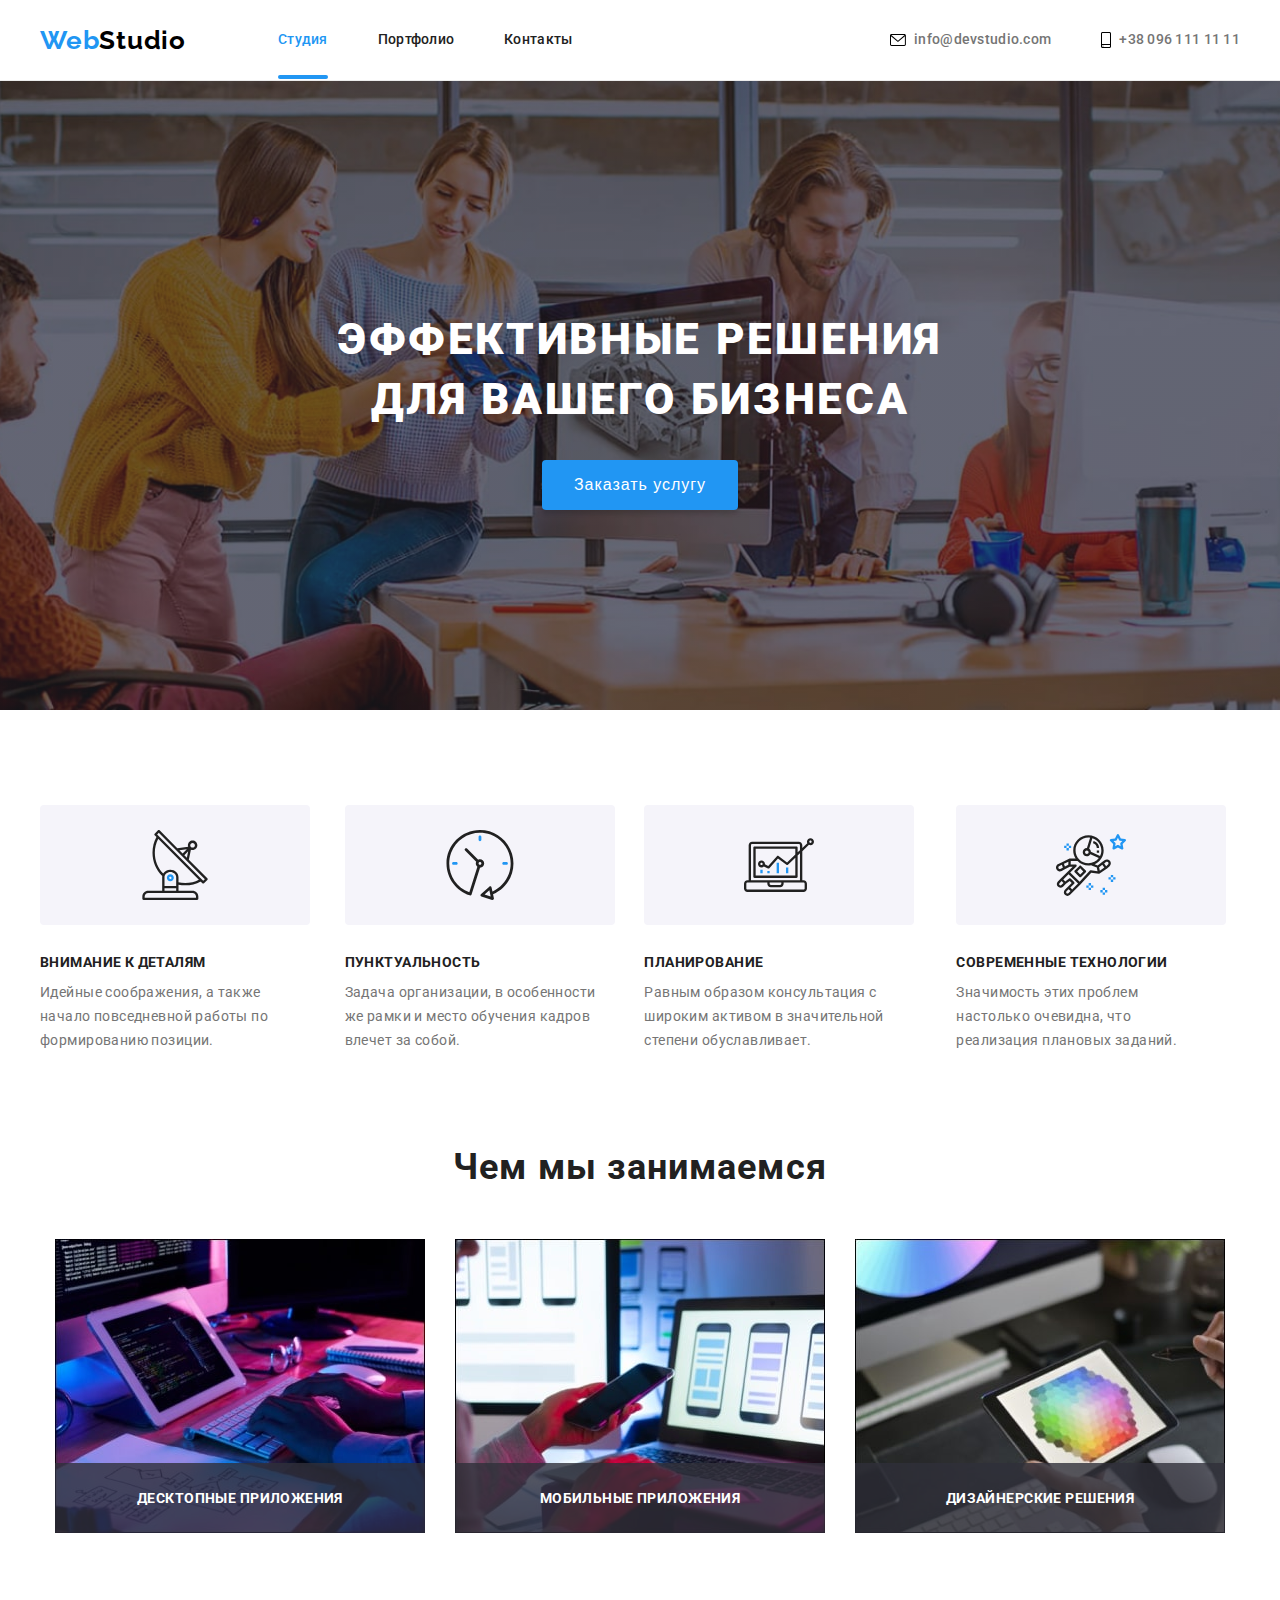
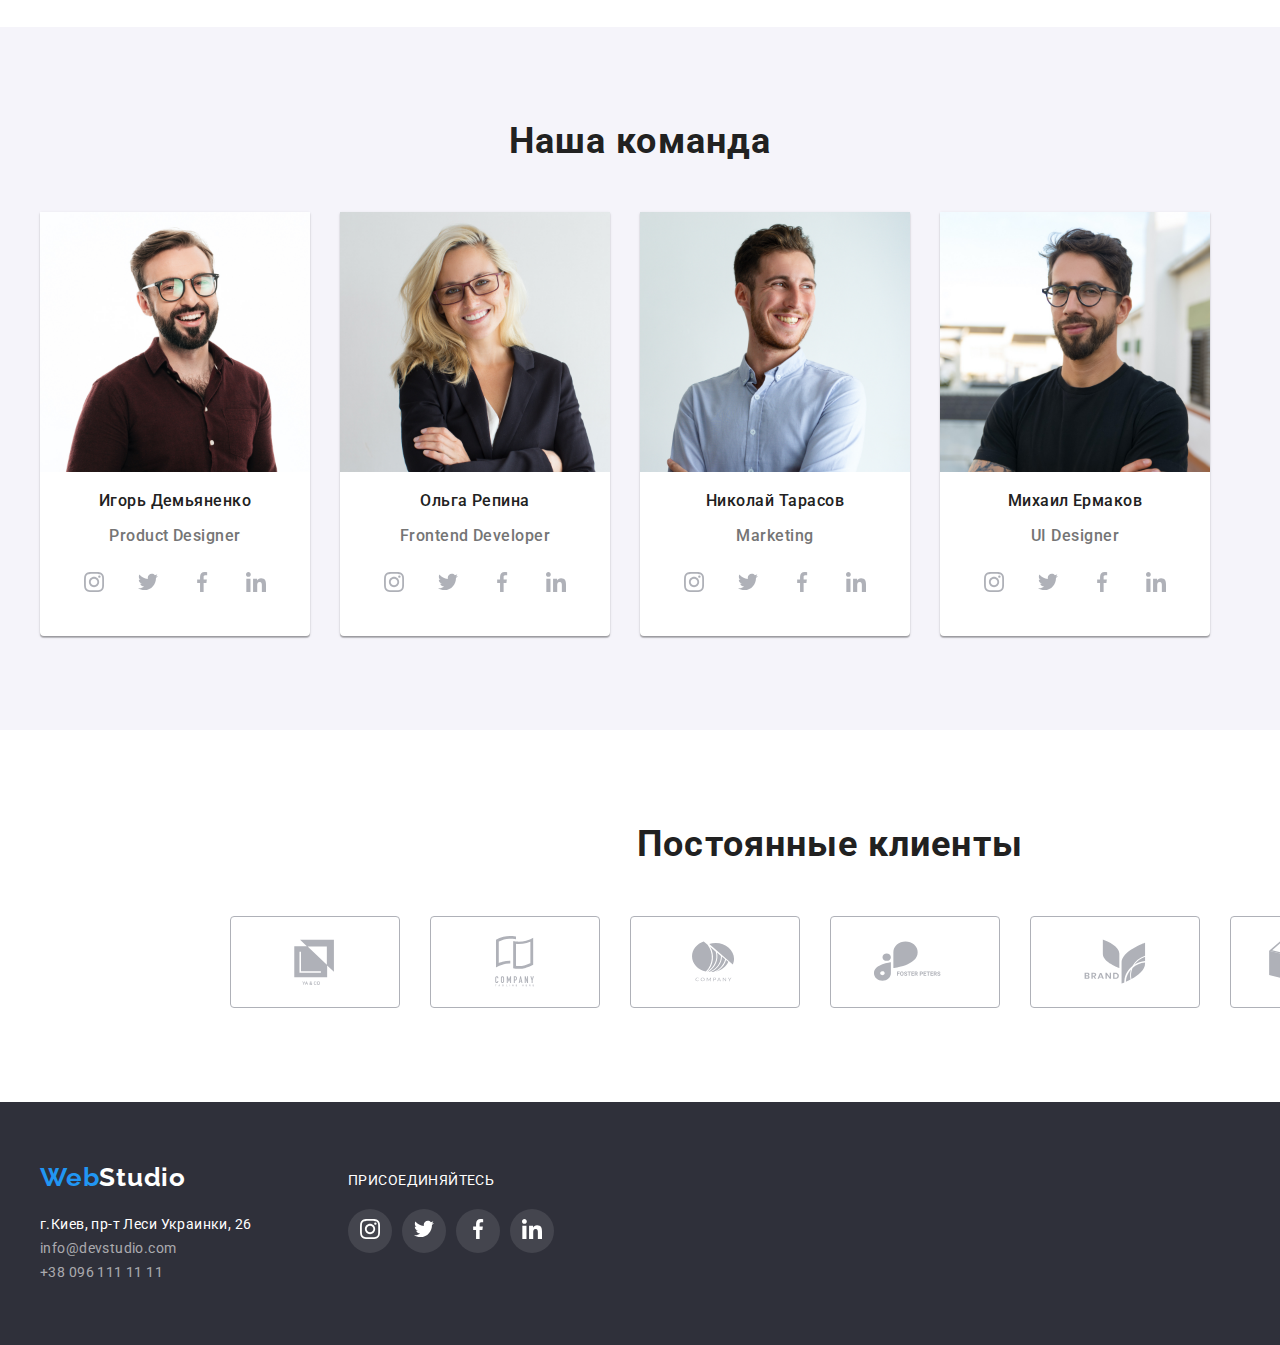
<file: index.html>
<!DOCTYPE html>
<html lang="ru">

<head>
    <meta charset="UTF-8">
    <meta http-equiv="X-UA-Compatible" content="IE=edge">
    <meta name="viewport" content="width=device-width, initial-scale=1.0">
    <title>Document</title>
    <link rel="preconnect" href="https://fonts.googleapis.com" />
    <link rel="preconnect" href="https://fonts.gstatic.com" crossorigin />
    <link href="https://fonts.googleapis.com/css2?family=Roboto:wght@400;500;900&display=swap" rel="stylesheet" />
    <link rel="preconnect" href="https://fonts.gstatic.com" />
    <link
        href="https://fonts.googleapis.com/css2?family=Raleway:wght@700&family=Roboto:wght@400;500;700;900&display=swap"
        rel="stylesheet" />
    <link href="https://cdnjs.cloudflare.com/ajax/libs/modern-normalize/1.1.0/modern-normalize.min.css" />
    <link rel="stylesheet" href="./css/styles.css" />
</head>

<body>
    <header class="page-header">
        <div class="container">
            <nav class="nav-section">
                <a lang="en" href="./index.html" class="logo">Web<span class="logo-color-black">Studio</span></a>
                <ul class="nav-list">
                    <li class="studio">
                        <a class="nav-link link active" href="./index.html">Студия</a>
                    </li>
                    <li class="portfolio">
                        <a class="nav-link link " href="./portfolio.html">Портфолио</a>
                    </li>
                    <li>
                        <a class="nav-link link " href="#">Контакты</a>
                    </li>
                </ul>
            </nav>
            <ul class="contacts">
                <li class="mailto">
                    <a class="contact-link link" href="mailto:info@devstudio.com"><svg class="contact-icon" width="16"
                            height="12">
                            <use href="./img/sprite.svg#icon-envelope">
                            </use>
                        </svg>info@devstudio.com</a>
                </li>
                <li class="tel">
                    <a class="contact-link link" href="tel:+380961111111"><svg class="contact-icon" width="10"
                            height="16">
                            <use href="./img/sprite.svg#icon-smartphone">
                            </use>
                        </svg>+38 096 111 11 11</a>
                </li>
            </ul>

        </div>
    </header>
    <main>
        <section class="hero">
            <h1 class="hero-title">Эффективные решения для вашего бизнеса</h1>
            <button type="button" class="hero-btn" data-modal-open>Заказать услугу</button>

        </section>
        <section class="section element-padding-bottom-0">
            <div class="container">
                <h2 class="hidden-title">Преимущества</h2>
                </ul>
                <ul class="advantages-list">
                    <div>
                        <li class="adv-logo-item">
                            <svg class="adv-logo" width="70" height="70">
                                <use href="./img/sprite.svg#icon-antenna-1">
                                </use>
                            </svg>
                        </li>
                        <Li class="advantages-item">
                            <h3 class="advantages-list-title">Внимание к деталям</h3>
                            <p class="advantages-list-text">Идейные соображения, а также начало повседневной работы по
                                формированию позиции.</p>
                        </li>
                    </div>
                    <div>
                        <li class="adv-logo-item">
                            <svg class="adv-logo" width="70" height="70">
                                <use href="./img/sprite.svg#icon-clock-1">
                                </use>
                            </svg>
                        </li>
                        <li class="advantages-item">
                            <h3 class="advantages-list-title">Пунктуальность</h3>
                            <p class="advantages-list-text">Задача организации, в особенности же рамки и место обучения
                                кадров влечет за собой.</p>
                        </li>
                    </div>
                    <div>
                        <li class="adv-logo-item">
                            <svg class="adv-logo" width="70" height="70">
                                <use href="./img/sprite.svg#icon-diagram-1">
                                </use>
                            </svg>
                        </li>
                        <li class="advantages-item">
                            <h3 class="advantages-list-title">Планирование</h3>
                            <p class="advantages-list-text">Равным образом консультация с широким активом в
                                значительной степени обуславливает.</p>
                        </li>

                    </div>
                    <div>
                        <div>
                            <li class="adv-logo-item">
                                <svg class="adv-logo" width="70" height="70">
                                    <use href="./img/sprite.svg#icon-astronaut-1">
                                    </use>
                                </svg>
                            </li>

                            <li class="advantages-item">
                                <h3 class="advantages-list-title">Современные технологии</h3>
                                <p class="advantages-list-text">Значимость этих проблем настолько очевидна, что
                                    реализация плановых заданий.</p>
                            </li>
                        </div>
                </ul>
            </div>
        </section>


        <section class="section whatwedo-image">
            <h2 class="whatwedo-title title-section">Чем мы занимаемся</h2>
            <div class="container">
                <div class="image-list">
                    <div class="image-list-item"><img src="./img/box/img.jpg" alt="руки печатают на клавиатуре"
                            width="370">
                        <div class="underline-box">
                            <p class="underline-text">десктопные приложения</p>
                        </div>
                    </div>
                    <div class="image-list-item"><img src="./img/box/img-2.jpg" alt="телефон и ноутбук" width="370">
                        <div class="underline-box">
                            <p class="underline-text">мобильные приложения</p>
                        </div>
                    </div>
                    <div class="image-list-item"><img src="./img/box/img-3.jpg" alt="планшет в руках" width="370">
                        <div class="underline-box">
                            <p class="underline-text">дизайнерские решения</p>
                        </div>
                    </div>
                </div>
            </div>
        </section>

        <section class="section team">
            <div class="container">
                <h2 class="team-title title-section">Наша команда</h2>
                <ul class="team-list">
                    <li class="team-item">
                        <img src="./img/team_cards/img.jpg" alt="Фото Игоря Демьяненко" width="270">
                        <div class="title-text">
                            <h3 class="team-item-title">Игорь Демьяненко</h3>
                            <p class="team-item-text" lang="en">Product Designer</p>
                            <ul class="team-social-list">
                                <li class="social-item">
                                    <a href="social-link">
                                        <svg class="logo-icon" width="20" height="20">
                                            <use href="./img/sprite.svg#icon-instagram-2">
                                            </use>
                                        </svg>
                                    </a>
                                </li>
                                <li class="social-item">
                                    <a href="social-link">
                                        <svg class="logo-icon" width="20" height="20">
                                            <use href="./img/sprite.svg#icon-twitter-1">
                                            </use>
                                        </svg>
                                    </a>
                                </li>
                                <li class="social-item">
                                    <a href="social-link">
                                        <svg class="logo-icon" width="20" height="20">
                                            <use href="./img/sprite.svg#icon-facebook-1">
                                            </use>
                                        </svg>
                                    </a>
                                </li>
                                <li class="social-item">
                                    <a href="social-link">
                                        <svg class="logo-icon" width="20" height="20">
                                            <use href="./img/sprite.svg#icon-linkedin-1">
                                            </use>
                                        </svg>
                                    </a>
                                </li>
                            </ul>
                        </div>
                    </li>
                    <li class="team-item">
                        <img src="./img/team_cards/img-2.jpg" alt="Фото Ольги Репиной" width="270">
                        <div class="title-text">
                            <h3 class="team-item-title">Ольга Репина</h3>
                            <p class="team-item-text" lang="en">Frontend Developer</p>
                            <ul class="team-social-list">
                                <li class="social-item">
                                    <a href="social-link">
                                        <svg class="logo-icon" width="20" height="20">
                                            <use href="./img/sprite.svg#icon-instagram-2">
                                            </use>
                                        </svg>
                                    </a>
                                </li>
                                <li class="social-item">
                                    <a href="social-link">
                                        <svg class="logo-icon" width="20" height="20">
                                            <use href="./img/sprite.svg#icon-twitter-1">
                                            </use>
                                        </svg>
                                    </a>
                                </li>
                                <li class="social-item">
                                    <a href="social-link">
                                        <svg class="logo-icon" width="20" height="20">
                                            <use href="./img/sprite.svg#icon-facebook-1">
                                            </use>
                                        </svg>
                                    </a>
                                </li>
                                <li class="social-item">
                                    <a href="social-link">
                                        <svg class="logo-icon" width="20" height="20">
                                            <use href="./img/sprite.svg#icon-linkedin-1">
                                            </use>
                                        </svg>
                                    </a>
                                </li>
                            </ul>
                        </div>
                    </li>
                    <li class="team-item">
                        <img src="./img/team_cards/img-3.jpg" alt="Фото Николая Тарасова" width="270">
                        <div class="title-text">
                            <h3 class="team-item-title">Николай Тарасов</h3>
                            <p class="team-item-text" lang="en">Marketing</p>
                            <ul class="team-social-list">
                                <li class="social-item">
                                    <a href="social-link">
                                        <svg class="logo-icon" width="20" height="20">
                                            <use href="./img/sprite.svg#icon-instagram-2">
                                            </use>
                                        </svg>
                                    </a>
                                </li>
                                <li class="social-item">
                                    <a href="social-link">
                                        <svg class="logo-icon" width="20" height="20">
                                            <use href="./img/sprite.svg#icon-twitter-1">
                                            </use>
                                        </svg>
                                    </a>
                                </li>
                                <li class="social-item">
                                    <a href="social-link">
                                        <svg class="logo-icon" width="20" height="20">
                                            <use href="./img/sprite.svg#icon-facebook-1">
                                            </use>
                                        </svg>
                                    </a>
                                </li>
                                <li class="social-item">
                                    <a href="social-link">
                                        <svg class="logo-icon" width="20" height="20">
                                            <use href="./img/sprite.svg#icon-linkedin-1">
                                            </use>
                                        </svg>
                                    </a>
                                </li>
                            </ul>
                        </div>
                    </li>
                    <li class="team-item">
                        <img src="./img/team_cards/img-4.jpg" alt="Фото Михаила Ермакова" width="270">
                        <div class="title-text">
                            <h3 class="team-item-title">Михаил Ермаков</h3>
                            <p class="team-item-text" lang="en">UI Designer</p>
                            <ul class="team-social-list">
                                <li class="social-item">
                                    <a href="social-link">
                                        <svg class="logo-icon" width="20" height="20">
                                            <use href="./img/sprite.svg#icon-instagram-2">
                                            </use>
                                        </svg>
                                    </a>
                                </li>
                                <li class="social-item">
                                    <a href="social-link">
                                        <svg class="logo-icon" width="20" height="20">
                                            <use href="./img/sprite.svg#icon-twitter-1">
                                            </use>
                                        </svg>
                                    </a>
                                </li>
                                <li class="social-item">
                                    <a href="social-link">
                                        <svg class="logo-icon" width="20" height="20">
                                            <use href="./img/sprite.svg#icon-facebook-1">
                                            </use>
                                        </svg>
                                    </a>
                                </li>
                                <li class="social-item">
                                    <a href="social-link">
                                        <svg class="logo-icon" width="20" height="20">
                                            <use href="./img/sprite.svg#icon-linkedin-1">
                                            </use>
                                        </svg>
                                    </a>
                                </li>
                            </ul>
                        </div>
                    </li>
                </ul>
            </div>
        </section>
        <section class="container clients">
            <h2 class="margin-title-clients title-section">Постоянные клиенты</h2>
            <ul class="client-list">
                <li class="clients-list-item">
                    <a href="clients-item-logo">
                        <svg class="clients-logo" width="106" height="60">
                            <use href="./img/sprite.svg#icon-Logo">
                            </use>
                        </svg>
                    </a>
                </li>
                <li class="clients-list-item">
                    <a href="clients-item-logo">
                        <svg class="clients-logo" width="106" height="60">
                            <use href="./img/sprite.svg#icon-Logo-2">
                            </use>
                        </svg>
                    </a>
                </li>
                <li class="clients-list-item">
                    <a href="clients-item-logo">
                        <svg class="clients-logo" width="106" height="60">
                            <use href="./img/sprite.svg#icon-Logo-3">
                            </use>
                        </svg>
                    </a>
                </li>
                <li class="clients-list-item">
                    <a href="clients-item-logo">
                        <svg class="clients-logo" width="106" height="60">
                            <use href="./img/sprite.svg#icon-Logo-4">
                            </use>
                        </svg>
                    </a>
                </li>
                <li class="clients-list-item">
                    <a href="clients-item-logo">
                        <svg class="clients-logo" width="106" height="60">
                            <use href="./img/sprite.svg#icon-Logo-5">
                            </use>
                        </svg>
                    </a>
                </li>
                <li class="clients-list-item">
                    <a href="clients-item-logo">
                        <svg class="clients-logo" width="93" height="43">
                            <use href="./img/sprite.svg#icon-Logo-6">
                            </use>
                        </svg>
                    </a>
                </li>
            </ul>
        </section>
    </main>
    <footer class="footer">
        <div class="container">
            <ul class="footer-nav-list">
                <li lang="en"><a href="./index.html" class="logo">Web<span class="logo-color-white">Studio</span></a>
                </li>
                <li class="footer-list-item">
                    <address class="adress">г.Киев, пр-т Леси Украинки, 26</address>
                </li>
                <li class=""><a href="mailto:info@devstudio.com" class="footer-nav">info@devstudio.com</a></li>
                <li class=""><a href="tel:+380961111111" class="footer-nav">+38 096 111 11 11</a></li>
            </ul>
            <div class="join-us">
                <p class="join-us-text">присоединяйтесь</p>
                <ul class="join-us-social-list">
                    <li class="footer-social-item social-item">
                        <a href="social-link">
                            <svg class="footer-logo-icon logo-icon" width="20" height="20">
                                <use href="./img/sprite.svg#icon-instagram-2">
                                </use>
                            </svg>
                        </a>
                    </li>
                    <li class="footer-social-item social-item">
                        <a href="social-link">
                            <svg class="footer-logo-icon logo-icon" width="20" height="20">
                                <use href="./img/sprite.svg#icon-twitter-1">
                                </use>
                            </svg>
                        </a>
                    </li>
                    <li class="footer-social-item social-item">
                        <a href="social-link">
                            <svg class="footer-logo-icon logo-icon" width="20" height="20">
                                <use href="./img/sprite.svg#icon-facebook-1">
                                </use>
                            </svg>
                        </a>
                    </li>
                    <li class="footer-social-item social-item">
                        <a href="social-link">
                            <svg class="footer-logo-icon logo-icon" width="20" height="20">
                                <use href="./img/sprite.svg#icon-linkedin-1">
                                </use>
                            </svg>
                        </a>
                    </li>
                </ul>
            </div>
        </div>
    </footer>
    <div class="backdrop is-hidden" data-modal>
        <div class="modal">
            <button class="close-button" type="button" data-modal-close>X</button>
        </div>

    </div>
    <script src="./js/modal.js">

    </script>
</body>

</html>
</file>
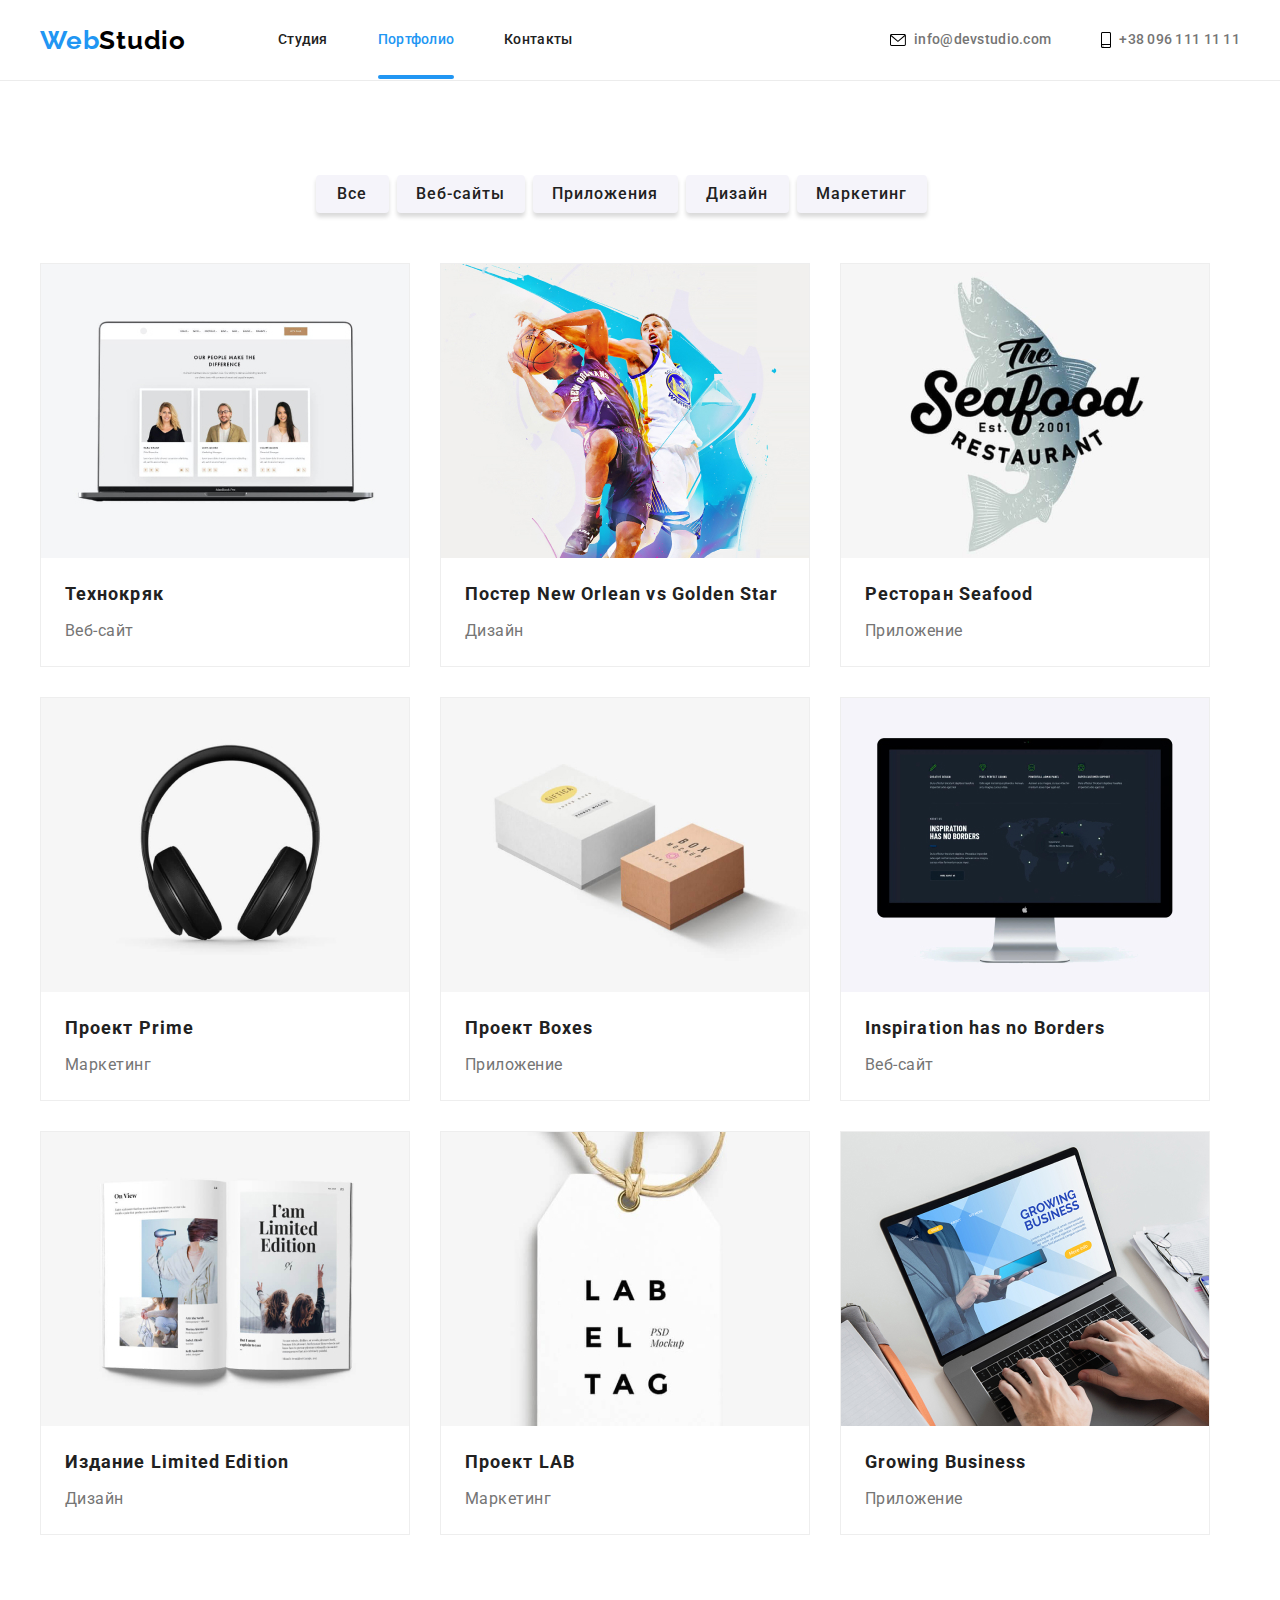
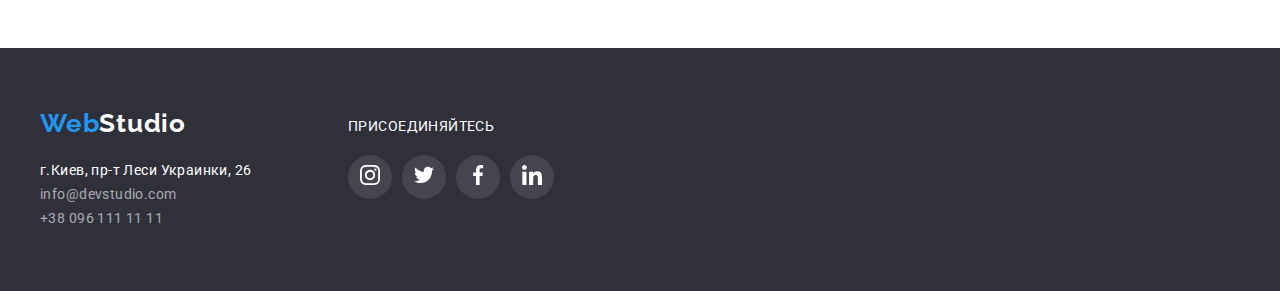
<file: portfolio.html>
<!DOCTYPE html>
<html lang="en">

<head>
    <meta charset="UTF-8">
    <meta http-equiv="X-UA-Compatible" content="IE=edge">
    <meta name="viewport" content="width=device-width, initial-scale=1.0">
    <title>Document</title>
    <link rel="preconnect" href="https://fonts.googleapis.com" />
    <link rel="preconnect" href="https://fonts.gstatic.com" crossorigin />
    <link href="https://fonts.googleapis.com/css2?family=Roboto:wght@400;500;900&display=swap" rel="stylesheet" />
    <link rel="preconnect" href="https://fonts.gstatic.com" />
    <link
        href="https://fonts.googleapis.com/css2?family=Raleway:wght@700&family=Roboto:wght@400;500;700;900&display=swap"
        rel="stylesheet" />
    <link href="https://cdnjs.cloudflare.com/ajax/libs/modern-normalize/1.1.0/modern-normalize.min.css" />
    <link rel="stylesheet" href="./css/styles.css" />
</head>

<body>
    <header class="page-header">
        <div class="container">
            <nav class="nav-section">
                <a lang="en" href="./index.html" class="logo">Web<span class="logo-color-black">Studio</span></a>
                <ul class="nav-list">
                    <li class="studio">
                        <a class="nav-link link" href="./index.html">Студия</a>
                    </li>
                    <li class="portfolio">
                        <a class="nav-link link active" href="./portfolio.html">Портфолио</a>
                    </li>
                    <li>
                        <a class="nav-link link" href="#">Контакты</a>
                    </li>
                </ul>
            </nav>
            <ul class="contacts">
                <li class="mailto">
                    <a class="contact-link link" href="mailto:info@devstudio.com"><svg class="contact-icon" width="16"
                            height="12">
                            <use href="./img/sprite.svg#icon-envelope">
                            </use>
                        </svg>info@devstudio.com</a>
                </li>
                <li class="tel">
                    <a class="contact-link link" href="tel:+380961111111"><svg class="contact-icon" width="10"
                            height="16">
                            <use href="./img/sprite.svg#icon-smartphone">
                            </use>
                        </svg>+38 096 111 11 11</a>
                </li>
            </ul>

        </div>
    </header>

    <main class="main-box">
        <section class="section catalogue">

            <ul class="filters">
                <li><button class="filters-btn filter-vse">Все</button></li>
                <li><button class="filters-btn filter-vebsites">Веб-сайты</button></li>
                <li><button class="filters-btn filter-prilojeniya">Приложения</button></li>
                <li><button class="filters-btn filter-design">Дизайн</button></li>
                <li><button class="filters-btn filter-marketing">Маркетинг</button></li>
            </ul>

            <div class="projects-list">
                <div class="projects-item">
                    <div class="projects-animation">
                        <img src="./img/Projects-items/img.jpg" alt="открыт вебсайт на ноутбуке" width="370">
                        <p class="card-active-text">Технокряк это современная площадка распространения коронавируса.
                            Компании используют эту платформу для цифрового
                            шпионажа и атак на защищённые сервера конкурентов.</p>
                    </div>
                    <h1 class="projects-item-title">Технокряк</h1>
                    <p class="projects-item-text">Веб-сайт</p>
                </div>
                <div class="projects-item">
                    <div class="projects-animation">
                        <img src="./img/Projects-items/img-2.jpg" alt="постер с баскетболистами" width="370">
                        <p class="card-active-text">Технокряк это современная площадка распространения коронавируса.
                            Компании используют эту платформу для цифрового
                            шпионажа и атак на защищённые сервера конкурентов.</p>
                    </div>
                    <h1 class="projects-item-title">Постер New Orlean vs Golden Star</h1>
                    <p class="projects-item-text">Дизайн</p>
                </div>
                <div class="projects-item">
                    <div class="projects-animation">
                        <img src="./img/Projects-items/img-3.jpg" alt="логотип ресторана морепродуктов" width="370">
                        <p class="card-active-text">Технокряк это современная площадка распространения коронавируса.
                            Компании используют эту платформу для цифрового
                            шпионажа и атак на защищённые сервера конкурентов.</p>
                    </div>
                    <h1 class="projects-item-title">Ресторан Seafood</h1>
                    <p class="projects-item-text">Приложение</p>
                </div>
                <div class="projects-item">
                    <div class="projects-animation">
                        <img src="./img/Projects-items/img-4.jpg" alt="наушники" width="370">
                        <p class="card-active-text">Технокряк это современная площадка распространения коронавируса.
                            Компании используют эту платформу для цифрового
                            шпионажа и атак на защищённые сервера конкурентов.</p>
                    </div>
                    <h1 class="projects-item-title">Проект Prime</h1>
                    <p class="projects-item-text">Маркетинг</p>
                </div>
                <div class="projects-item">
                    <div class="projects-animation">
                        <img src="./img/Projects-items/img-5.jpg" alt="две коробочки с красивой тенью" width="370">
                        <p class="card-active-text">Технокряк это современная площадка распространения коронавируса.
                            Компании используют эту платформу для цифрового
                            шпионажа и атак на защищённые сервера конкурентов.</p>
                    </div>
                    <h1 class="projects-item-title">Проект Boxes</h1>
                    <p class="projects-item-text">Приложение</p>
                </div>
                <div class="projects-item">
                    <div class="projects-animation">
                        <img src="./img/Projects-items/img-6.jpg" alt="монитор компьютера" width="370">
                        <p class="card-active-text">Технокряк это современная площадка распространения коронавируса.
                            Компании используют эту платформу для цифрового
                            шпионажа и атак на защищённые сервера конкурентов.</p>
                    </div>
                    <h1 class="projects-item-title">Inspiration has no Borders</h1>
                    <p class="projects-item-text">Веб-сайт</p>
                </div>
                <div class="projects-item">
                    <div class="projects-animation">
                        <img src="./img/Projects-items/img-7.jpg" alt="модный журнал с надписью limited edition"
                            width="370">
                        <p class="card-active-text">Технокряк это современная площадка распространения коронавируса.
                            Компании используют эту платформу для цифрового
                            шпионажа и атак на защищённые сервера конкурентов.</p>
                    </div>
                    <h1 class="projects-item-title">Издание Limited Edition</h1>
                    <p class="projects-item-text">Дизайн</p>
                </div>
                <div class="projects-item">
                    <div class="projects-animation">
                        <img src="./img/Projects-items/img-8.jpg" alt="лейба с надписью label tag" width="370">
                        <p class="card-active-text">Технокряк это современная площадка распространения коронавируса.
                            Компании используют эту платформу для цифрового
                            шпионажа и атак на защищённые сервера конкурентов.</p>
                    </div>
                    <h1 class="projects-item-title">Проект LAB</h1>
                    <p class="projects-item-text">Маркетинг</p>
                </div>
                <div class="projects-item">
                    <div class="projects-animation">
                        <img src="./img/Projects-items/img-9.jpg" alt="рабочий процесс за ноутбуком" width="370">
                        <p class="card-active-text">Технокряк это современная площадка распространения коронавируса.
                            Компании используют эту платформу для цифрового
                            шпионажа и атак на защищённые сервера конкурентов.</p>
                    </div>
                    <h1 class="projects-item-title">Growing Business</h1>
                    <p class="projects-item-text">Приложение</p>
                </div>
            </div>

        </section>
    </main>

    <footer class="footer">
        <div class="container">
            <ul class="footer-nav-list">
                <li lang="en"><a href="./index.html" class="logo">Web<span class="logo-color-white">Studio</span></a>
                </li>
                <li class="footer-list-item">
                    <address class="adress">г.Киев, пр-т Леси Украинки, 26</address>
                </li>
                <li class=""><a href="mailto:info@devstudio.com" class="footer-nav">info@devstudio.com</a></li>
                <li class=""><a href="tel:+380961111111" class="footer-nav">+38 096 111 11 11</a></li>
            </ul>
            <div class="join-us">
                <p class="join-us-text">присоединяйтесь</p>
                <ul class="join-us-social-list">
                    <li class="footer-social-item social-item">
                        <a href="social-link">
                            <svg class="footer-logo-icon logo-icon" width="20" height="20">
                                <use href="./img/sprite.svg#icon-instagram-2">
                                </use>
                            </svg>
                        </a>
                    </li>
                    <li class="footer-social-item social-item">
                        <a href="social-link">
                            <svg class="footer-logo-icon logo-icon" width="20" height="20">
                                <use href="./img/sprite.svg#icon-twitter-1">
                                </use>
                            </svg>
                        </a>
                    </li>
                    <li class="footer-social-item social-item">
                        <a href="social-link">
                            <svg class="footer-logo-icon logo-icon" width="20" height="20">
                                <use href="./img/sprite.svg#icon-facebook-1">
                                </use>
                            </svg>
                        </a>
                    </li>
                    <li class="footer-social-item social-item">
                        <a href="social-link">
                            <svg class="footer-logo-icon logo-icon" width="20" height="20">
                                <use href="./img/sprite.svg#icon-linkedin-1">
                                </use>
                            </svg>
                        </a>
                    </li>
                </ul>
            </div>
        </div>
    </footer>

</body>

</html>
</file>
<file: css/styles.css>
body {
  font-family: Roboto, sans-serif;
  margin: 0;
}
ul {
  list-style: none;
  margin: 0;
  padding: 0;
}
a {
  text-decoration: none;
}
.section {
  padding: 94px 0;
}
.container {
  width: 1200px;
  padding: 0px 15px;
  margin: 0 auto;
}
.page-header {
  border-bottom: 1px solid #ececec;
}
.page-header .container {
  display: flex;
  justify-content: space-between;
}
.site-nav :focus {
  color: #2196f3;
}

h1 h2 h3 h4 h5 p {
  margin: 0;
  padding: 0;
}
/*------------------------------------------HEADER----------------------------*/
.header-link {
  font-weight: 500;
  font-size: 14px;
  line-height: 1.14;
  letter-spacing: 0.02em;

  color: #212121;
}

.logo {
  display: inline-block;
  margin-right: 93px;
}
.nav-section {
  display: flex;
  align-items: center;
}
.nav-list {
  display: flex;
}
/*--------------------------------подсветка активной страницы-----------------*/

.nav-list .nav-link.link.active {
  position: relative;
  color: #2196f3;
}
.nav-link.link.active::after {
  content: " ";
  position: absolute;
  left: 0;
  bottom: 1px;
  width: 100%;
  height: 4px;
  border-radius: 2px;
  background-color: #2196f3;
  transition: width 0.3s ease-out;
}
.nav-link {
  display: inline-block;
  padding-top: 32px;
  padding-bottom: 32px;
  margin-right: 50px;
}
.contacts {
  display: flex;
  padding: 32px 0;
}
.mailto-logo {
  fill: #757575;
  display: flex;
  align-items: center;
  justify-content: center;
}
.tel-logo {
  fill: #757575;
  display: flex;
  align-items: center;
  justify-content: center;
}

.mailto {
  margin-left: auto;
  margin-right: 50px;
}

.tel {
  margin-left: auto;
}
.page-header {
  background: #ffffff;
}
.logo {
  font-family: Raleway;
  font-style: normal;
  width: 145px;
  height: 31px;
  font-weight: 700;
  font-size: 26px;
  line-height: 1.19;
  letter-spacing: 0.03em;
  color: #2196f3;
}
.logo-color-black {
  color: black;
}
.link {
  font-family: Roboto, sans-serif;
  font-weight: 500;
  font-size: 14px;
  line-height: 1.14;
  letter-spacing: 0.02em;
  color: #212121;
}
.contact-link {
  color: #757575;
  display: flex;
  align-items: center;
}
.link:hover,
:focus {
  color: #2196f3;
}
.contact-link:hover .contact-icon {
  fill: #2196f3;
  transition-duration: 250ms;
  transition-timing-function: cubic-bezier(0.4, 0, 0.2, 1);
}
.contact-icon {
  margin-right: 8px;
}
/* .mailto.svg use:hover{
  color: #2196f3;
} */
/*-----------------------------------------HERO----------------------------------*/

.hero {
  padding: 200px 0;
  display: flex;
  flex-direction: column;
  align-items: center;
}
.hero-title {
  font-weight: 900;
  font-size: 44px;
  line-height: 1.36;
  text-align: center;
  letter-spacing: 0.06em;
  text-transform: uppercase;
  color: #ffffff;
  max-width: 693px;
  margin-bottom: 30px;
}
.hero-btn {
  font-size: 16px;
  line-height: 1.87;
  letter-spacing: 0.06em;
  background: #2196f3;
  box-shadow: 0px 4px 4px rgba(0, 0, 0, 0.15);
  border-radius: 4px;
  border: none;
  padding: 10px 32px;
  cursor: pointer;
  color: #ffffff;
  text-align: center;
}

.hero-btn:hover,
:focus {
  background: #188ce8;
  transition-duration: 250ms;
  transition-timing-function: cubic-bezier(0.4, 0, 0.2, 1);
}
.hero {
  background-image: linear-gradient(
      rgba(47, 48, 58, 0.4),
      rgba(47, 48, 58, 0.4)
    ),
    url(../img/Background-images/Img-min.jpg);
  background-repeat: no-repeat;
  background-position: center;
  background-size: cover;
}
/*------------------------ADVANTAGES(преимущества(hidden))-------------------------------*/
.hidden-title {
  width: 1px;
  height: 1px;
  overflow: hidden;
  opacity: 0;
  margin: 0;
}

.advantages-list {
  display: flex;
  justify-content: center;
  align-items: center;
}
.advantages-item {
  padding: 0;
  display: block;
}
.element-padding-bottom-0 {
  padding-bottom: 0;
}

.adv-logo-item {
  width: 270px;
  height: 120px;
  left: 815px;
  top: 774px;
  background: #f5f4fa;
  border-radius: 4px;
  display: flex;
  align-items: center;
  justify-content: center;
}
.advantages-list-title {
  font-family: Roboto, sans-serif;
  font-weight: 700px;
  font-size: 14px;
  line-height: 1.14;
  letter-spacing: 0.03em;
  text-transform: uppercase;
  color: #212121;
  margin-top: 30px;
  margin-bottom: 10px;
}
.advantages-list-text {
  display: block;
  display: flex;
  font-family: Roboto, sans-serif;
  font-size: 14px;
  line-height: 1.71;
  text-align: left;
  letter-spacing: 0.03em;
  color: #757575;
  margin: 0 30px 0 0;
}
/*---------------------------------WHATWEDO--------------------------------------*/
.whatwedo-title {
  /* margin-bottom:0; */
  margin-top: 0;
}
.whatwedo-image {
  margin-bottom: 0;
  margin-top: 0;
}
.image-list {
  display: flex;
  justify-content: center;
  align-items: center;
}
.image-list-item {
  position: relative;
  margin-right: 30px;
  width: 370px;
  height: 294px;
}
.image-list-item:last-child {
  margin-right: 0;
}
/*----underline----*/
.underline-box {
  position: absolute;
  width: 100%;
  height: 70px;
  bottom: 0;
  left: 0;
  box-sizing: border-box;
  background-color: rgba(47, 48, 58, 0.8);
}
.underline-text {
  margin: 0;
  padding-top: 27px;
  font-family: Roboto, sans-serif;
  font-weight: 700;
  font-size: 14px;
  line-height: 16px;
  text-align: center;
  letter-spacing: 0.03em;
  text-transform: uppercase;
  color: #ffffff;
}
/*-------------------------------------TEAM------------------------------------*/
.team {
  background: #f5f4fa;
}
.team-title {
  margin-top: 0;
}
.title-section {
  font-family: Roboto, sans-serif;
  font-weight: 700px;
  font-style: normal;
  font-size: 36px;
  line-height: 1.16;
  text-align: center;
  letter-spacing: 0.03em;
  color: #212121;
  margin-bottom: 50px;
}
.team-list {
  display: flex;
}
.team-item-title,
.team-item-text {
  font-family: Roboto, sans-serif;
  font-weight: 500;
  font-size: 16px;
  line-height: 1.18;
  letter-spacing: 0.03em;
  color: #212121;
}
.team-item-text {
  font-weight: 400px;
  color: #757575;
  margin-bottom: 16px;
}
.team-item {
  background: #ffffff;
  margin-right: 30px;
  box-shadow: 0px 1px 3px rgba(0, 0, 0, 0.12), 0px 1px 1px rgba(0, 0, 0, 0.14),
    0px 2px 1px rgba(0, 0, 0, 0.2);
  border-radius: 0px 0px 4px 4px;
}
.title-text {
  text-align: center;
}

.social-item {
  width: 44px;
  height: 44px;
  border-radius: 50%;
  display: flex;
  justify-content: center;
  align-items: center;
}

.social-link {
  margin: 0 auto;
  display: block;
  width: 100%;
  height: 100%;
  border-radius: 50%;
  background-color: #ffffff;
  display: flex;
  align-items: center;
  justify-content: center;
}
.logo-icon use {
  fill: #afb1b8;
}
.social-item:hover use,
.social-item:hover {
  background: #2196f3;
  fill: #ffffff;
  transition-duration: 250ms;
  transition-timing-function: cubic-bezier(0.4, 0, 0.2, 1);
}
.social-item:not(:last-child) {
  margin-right: 10px;
}

.team-social-list {
  margin: 16px 32px 30px 32px;
  display: flex;
  justify-content: center;
}
.social-link {
  display: flex;
  align-items: center;
  justify-content: center;
}

/* ------------------------------CLIENTS-----------------------------------------*/
.clients {
  width: 1200px;
  height: 184px;
  margin: 94px 215px;
}
.margin-title-clients {
  margin-top: 0;
}
.client-list {
  display: flex;
  justify-content: center;
}
/* .clients-list-item{
    margin:;
  } */
.clients-logo {
  width: 170px;
  height: 92px;
  border: 1px solid #afb1b8;
  box-sizing: border-box;
  border-radius: 4px;
  display: flex;
  align-items: center;
  justify-content: center;
  fill: #afb1b8;
  margin-right: 30px;
  padding: 16px 32px;
}

.clients-logo:hover {
  fill: #2196f3;
  border-color: #2196f3;
  transition-duration: 250ms;
  transition-timing-function: cubic-bezier(0.4, 0, 0.2, 1);
}

/* ------------------------------FOOTER-----------------------------------------*/
.footer {
  background: #2f303a;
  padding: 60px 0;
}
.logo-color-white {
  color: #ffffff;
}
.footer-nav {
  font-family: Roboto;
  font-style: normal;
  font-weight: normal;
  font-size: 14px;
  line-height: 1.71;
  letter-spacing: 0.03em;
  color: rgba(255, 255, 255, 0.6);
}
.adress {
  font-family: Roboto, sans-serif;
  font-style: normal;
  font-weight: normal;
  font-size: 14px;
  line-height: 1.71;
  letter-spacing: 0.03em;
  color: #ffffff;
}
.footer-list-item {
  margin-top: 20px;
}
.join-us {
  width: 206px;
  height: 80px;
  margin-top: 11px;
  margin-left: 70px;
}

.footer .container {
  display: flex;
}
.join-us-text {
  font-family: Roboto, sans-serif;
  font-weight: 700px;
  font-size: 14px;
  line-height: 1.14;
  letter-spacing: 0.03em;
  text-transform: uppercase;
  color: #ffffff;
  margin: 0 auto;
  width: 145px;
  height: 16px;
  margin-bottom: 20px;
  margin-left: 0;
}
/* .join-us-social-item{
} */
.join-us-social-list {
  display: flex;
  align-items: center;
  justify-content: center;
}
.footer-social-item {
  background: rgba(255, 255, 255, 0.1);
}
.footer-logo-icon use {
  fill: #ffffff;
}

/*--------------------------------PORTFOLIO---------------------------------*/

.catalogue {
  width: 1170px;
  height: 1409px;
  padding: 0;
  margin: 45px 0 94px 0;
}
.filters {
  margin: 0 auto;
  margin-top: 94px;
  margin-bottom: 50px;
  display: flex;
  justify-content: center;
}

.filters-btn {
  font-family: Roboto, sans-serif;
  font-style: normal;
  font-weight: 500;
  margin-right: 8px;
  font-size: 16px;
  line-height: 1.87;
  letter-spacing: 0.06em;
  background: #f5f4fa;
  text-align: center;
  box-shadow: 0px 4px 4px rgba(0, 0, 0, 0.15);
  border-radius: 4px;
  border: none;
  cursor: pointer;
  color: #212121;
  justify-content: space-between;
}

.filters-btn:hover,
:focus {
  background-color: #2196f3;
  color: #ffffff;
  transition-duration: 250ms;
  transition-timing-function: cubic-bezier(0.4, 0, 0.2, 1);
}
/* .filters-btn:focus */

.filter-vse {
  width: 73px;
  height: 38px;
}

.filter-vebsites {
  width: 128px;
  height: 38px;
}
.filter-prilojeniya {
  width: 145px;
  height: 38px;
}
.filter-design {
  width: 103px;
  height: 38px;
}
.filter-marketing {
  width: 130px;
  height: 38px;
}
/*----------------------------------------projects------------------------------------------*/

.main-box {
  width: 1200px;
  margin: 0 auto;
}

.projects-list {
  display: flex;
  flex-wrap: wrap;
  justify-content: space-between;
}
/* .projects-container{
  
    
} */
.catalogue {
  margin-bottom: 64px;
} /*because bottom project items is 30px(needed 94px summary between THAT'S A MOTHERFCKING MATH!!!))))))))*/
.projects-item {
  width: 370px;
  height: 404px;
  box-sizing: border-box;
  background: #ffffff;
  border: 1px solid #eeeeee;
  margin-bottom: 30px;
}
.projects-animation {
  position: relative;
  overflow: hidden;
}
.card-active-text {
  position: absolute;
  /* width: 322px;
  height: 168px; */
  margin: 0;
  box-sizing: border-box;
  font-size: 18px;
  line-height: 1.56;
  letter-spacing: 0.03em;
  color: #ffffff;
  padding: 63px 24px;
  top: 0;
  left: 0;
  width: 100%;
  height: 100%;
  background-color: rgba(33, 150, 243, 0.9);
  transform: translateY(100%);
}
.projects-animation:hover .card-active-text {
  transform: translateY(0%);
  transition-duration: 250ms;
  transition-timing-function: cubic-bezier(0.4, 0, 0.2, 1);
}
.projects-item:hover,
:focus {
  box-sizing: border-box;
  box-shadow: 0px 4px 4px rgba(0, 0, 0, 0.15);
  border-radius: 4px;
  transition-duration: 250ms;
  transition-timing-function: cubic-bezier(0.4, 0, 0.2, 1);
}

.projects-item-title {
  font-family: Roboto, sans-serif;
  font-style: normal;
  font-weight: 700;
  font-size: 18px;
  line-height: 2;
  letter-spacing: 0.06em;
  color: #212121;

  margin-top: 14px;
  margin-left: 24px;
  margin-right: 24px;
  margin-bottom: 4px;
  width: 322px;
  height: 36px;
}

.projects-item-text {
  width: 322px;
  height: 30px;
  font-family: Roboto, sans-serif;
  font-style: normal;
  font-weight: normal;
  font-size: 16px;
  line-height: 1.87;
  letter-spacing: 0.03em;
  color: #757575;

  margin: 0 24px 20px 24px;
}
/*lang="en"
/*----------------------------------------MODALWINDOW------------------------------------------*/
.backdrop {
  width: 100%;
  height: 100%;
  position: fixed;
  top: 0;
  left: 0;
  background-color: rgba(0, 0, 0, 0.2);
  opacity: 1;
  visibility: visible;
  transition: opacity 250ms cubic-bezier(0.4, 0, 0.2, 1),
    visibility 250ms cubic-bezier(0.4, 0, 0.2, 1);
}
.modal {
  width: 528px;
  height: 581px;
  background-color: #ffffff;
  border-radius: 4px;
  position: absolute;
  left: 50%;
  top: 50%;
  transform: translate(-50%, -50%);
}
.close-button {
  position: absolute;
  width: 30px;
  height: 30px;
  box-sizing: border-box;
  border-radius: 50%;
  display: flex;
  align-items: center;
  justify-content: center;
  border: 1px solid rgba(0, 0, 0, 0.1);
  color: #000000;
  background-color: #ffffff;
  right: 8px;
  top: 8px;
}
/* .close-button:hover,
:focus {
} */
.backdrop.is-hidden {
  visibility: hidden;
  opacity: 0;
  pointer-events: none;
}
</file>
